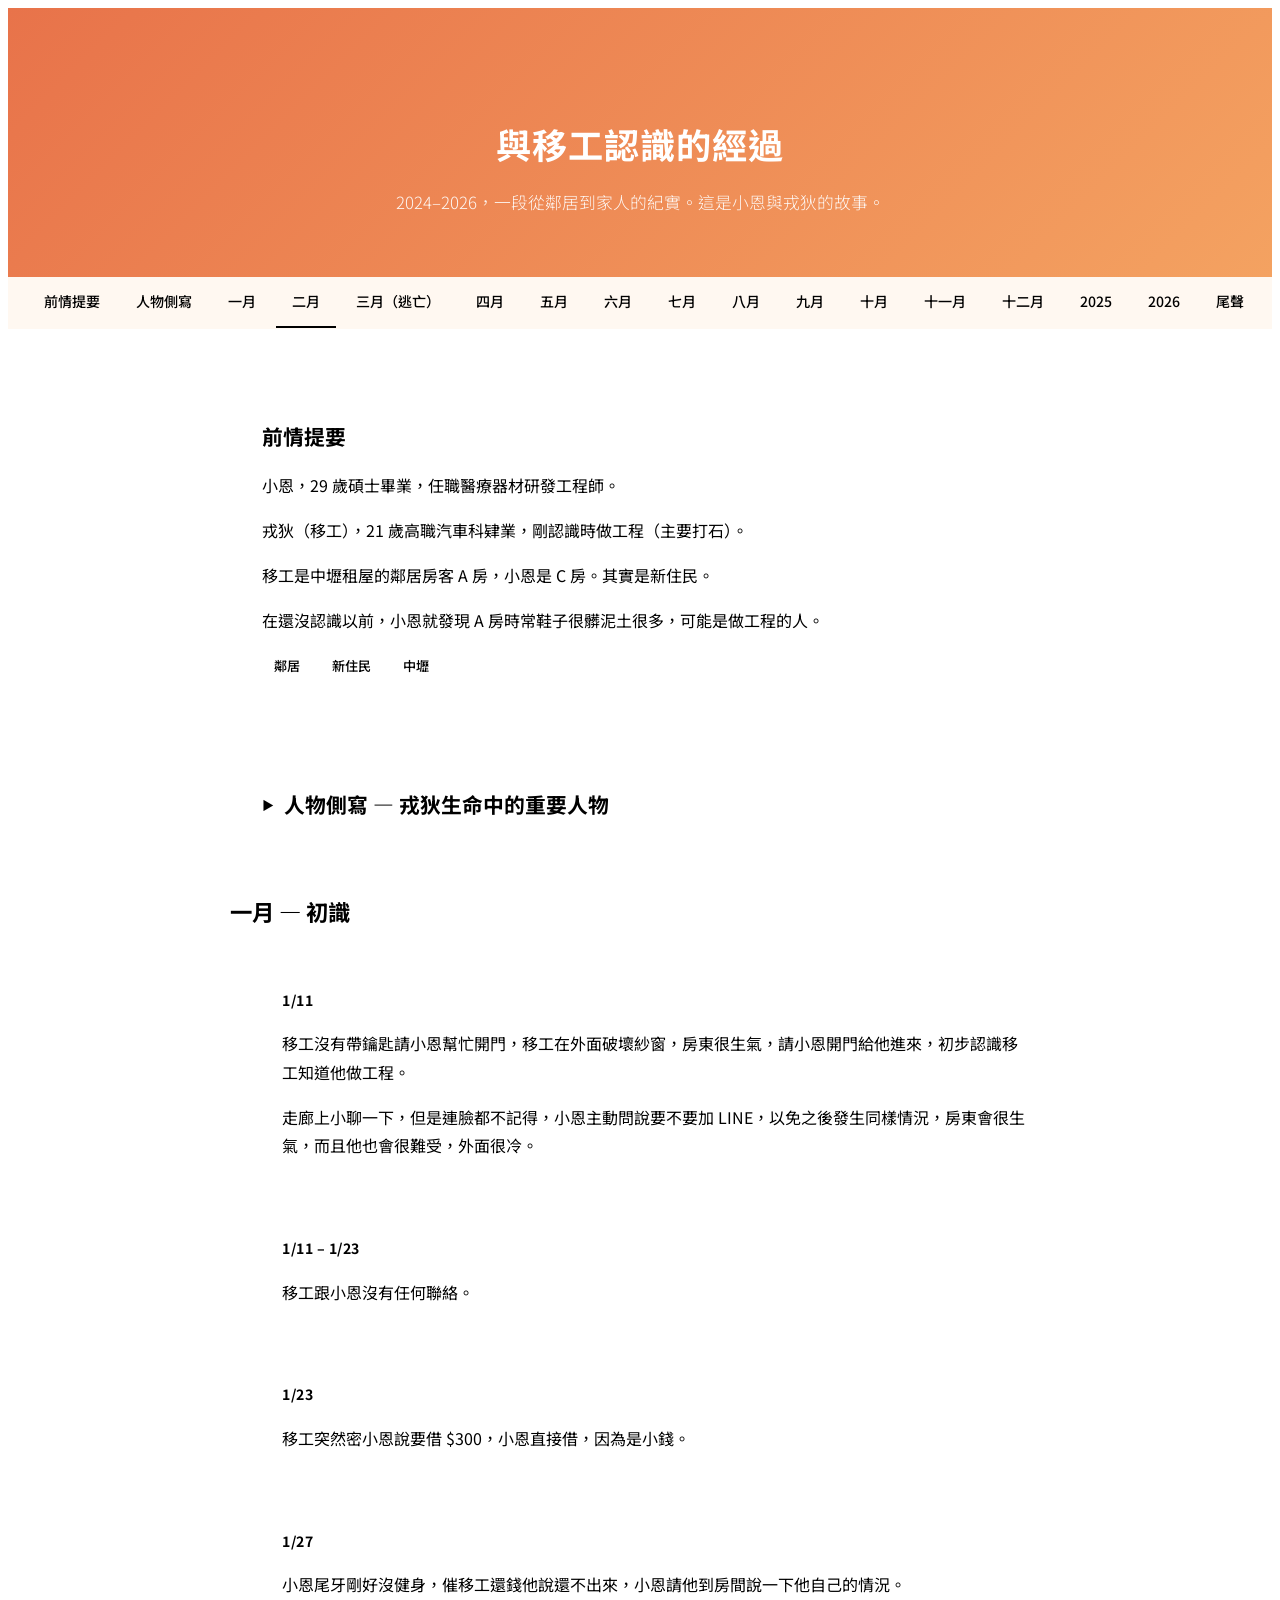
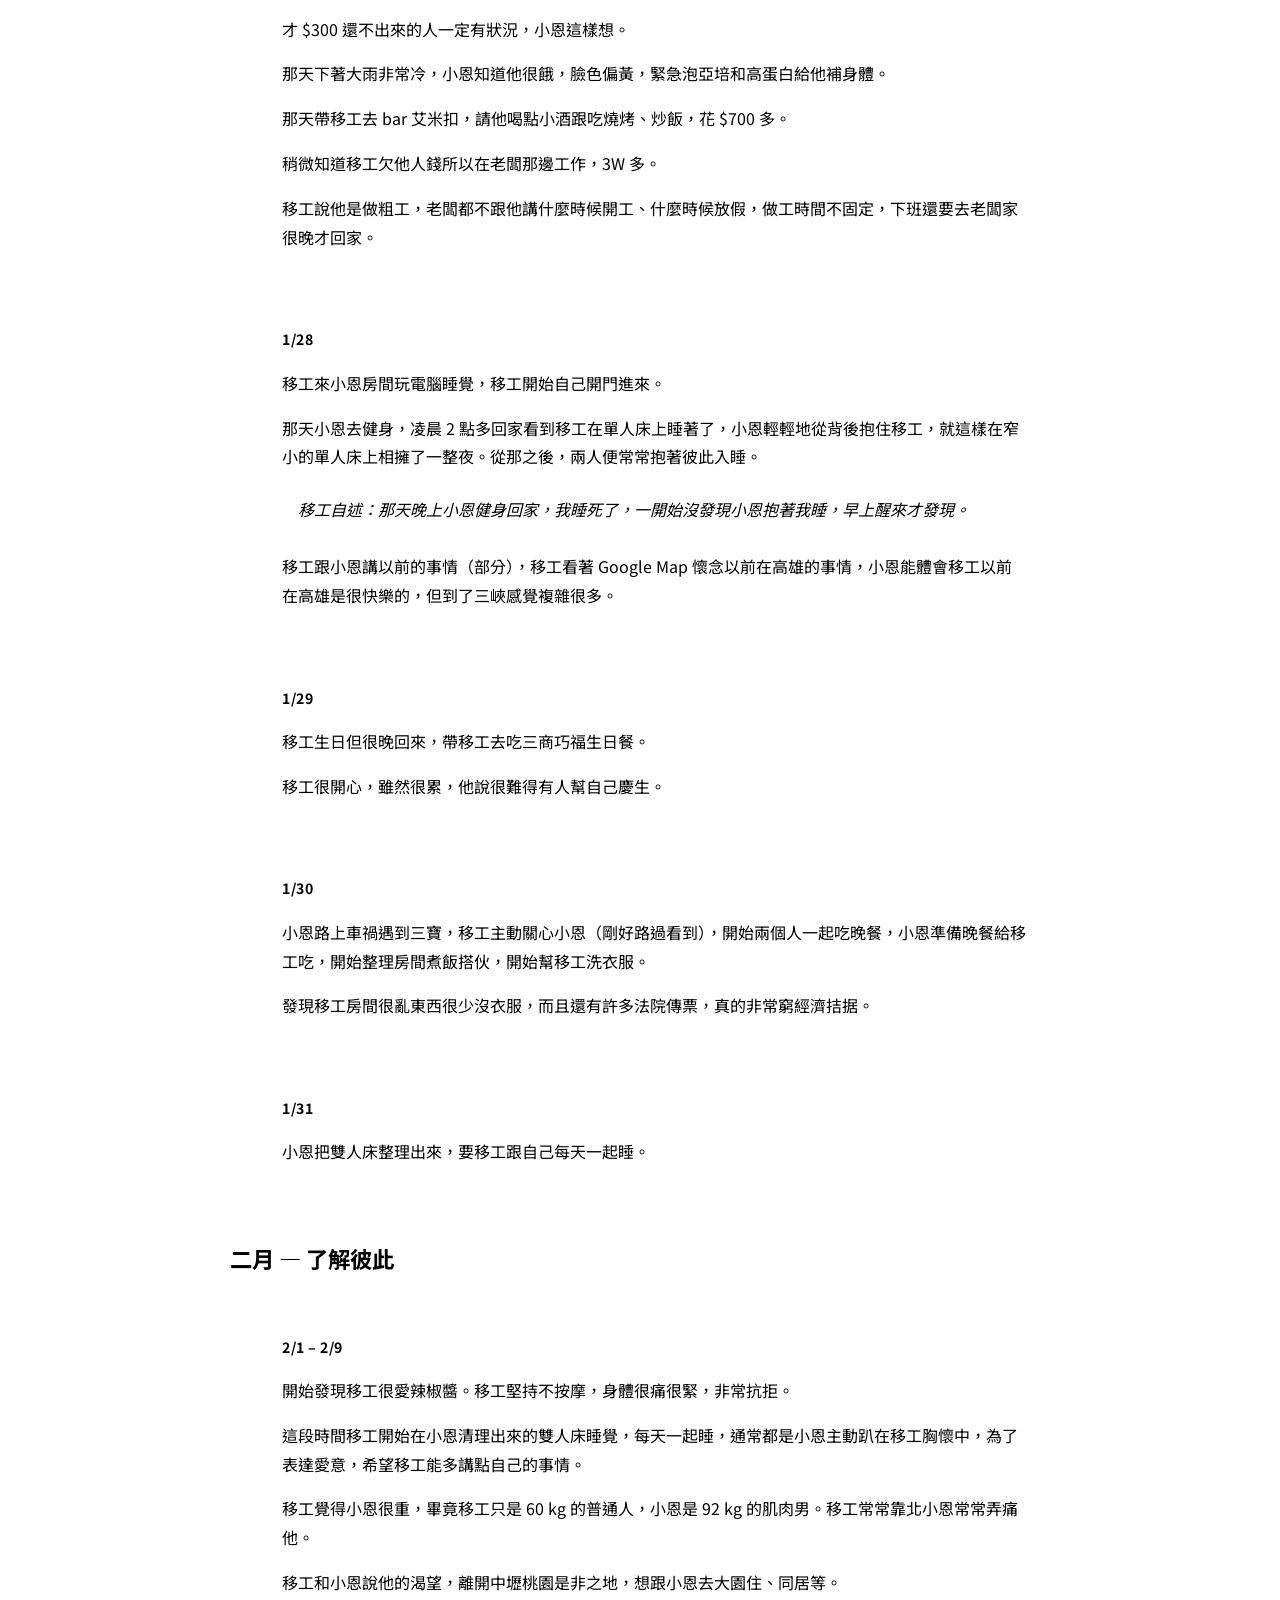
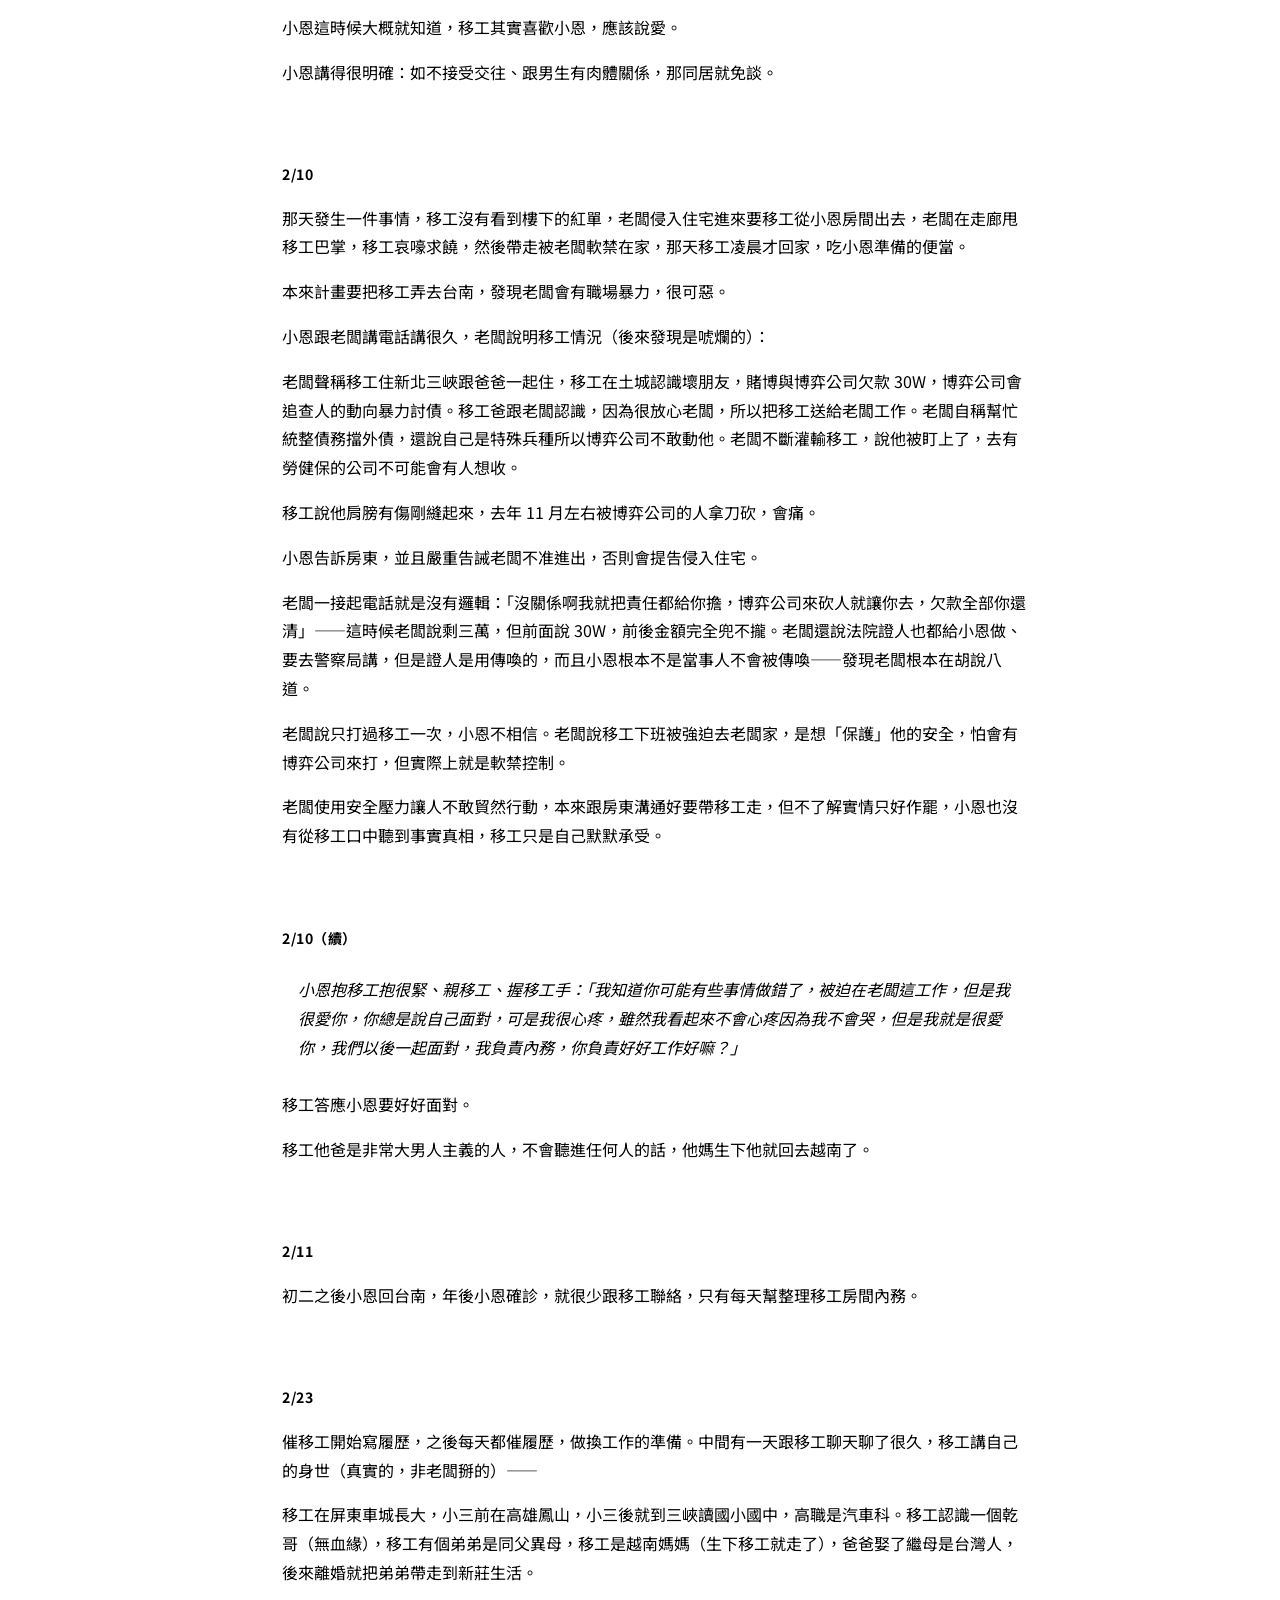
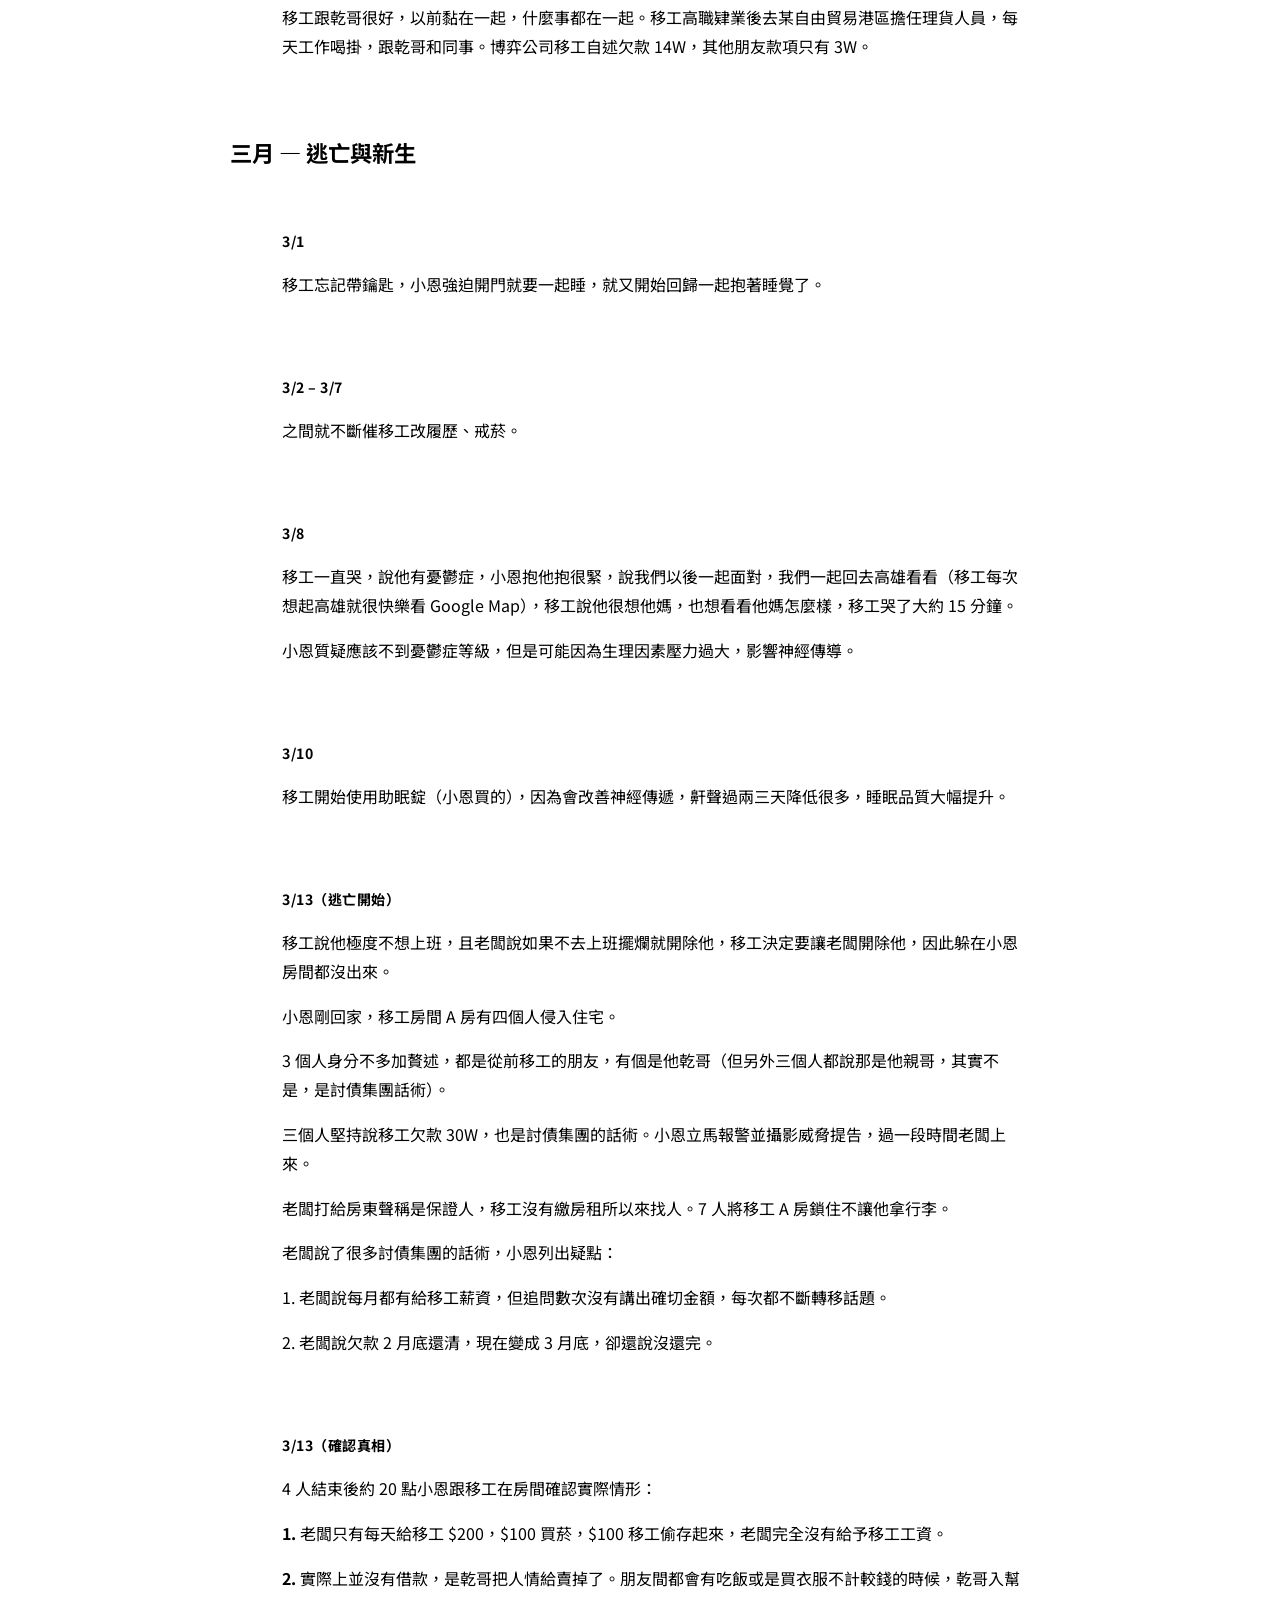
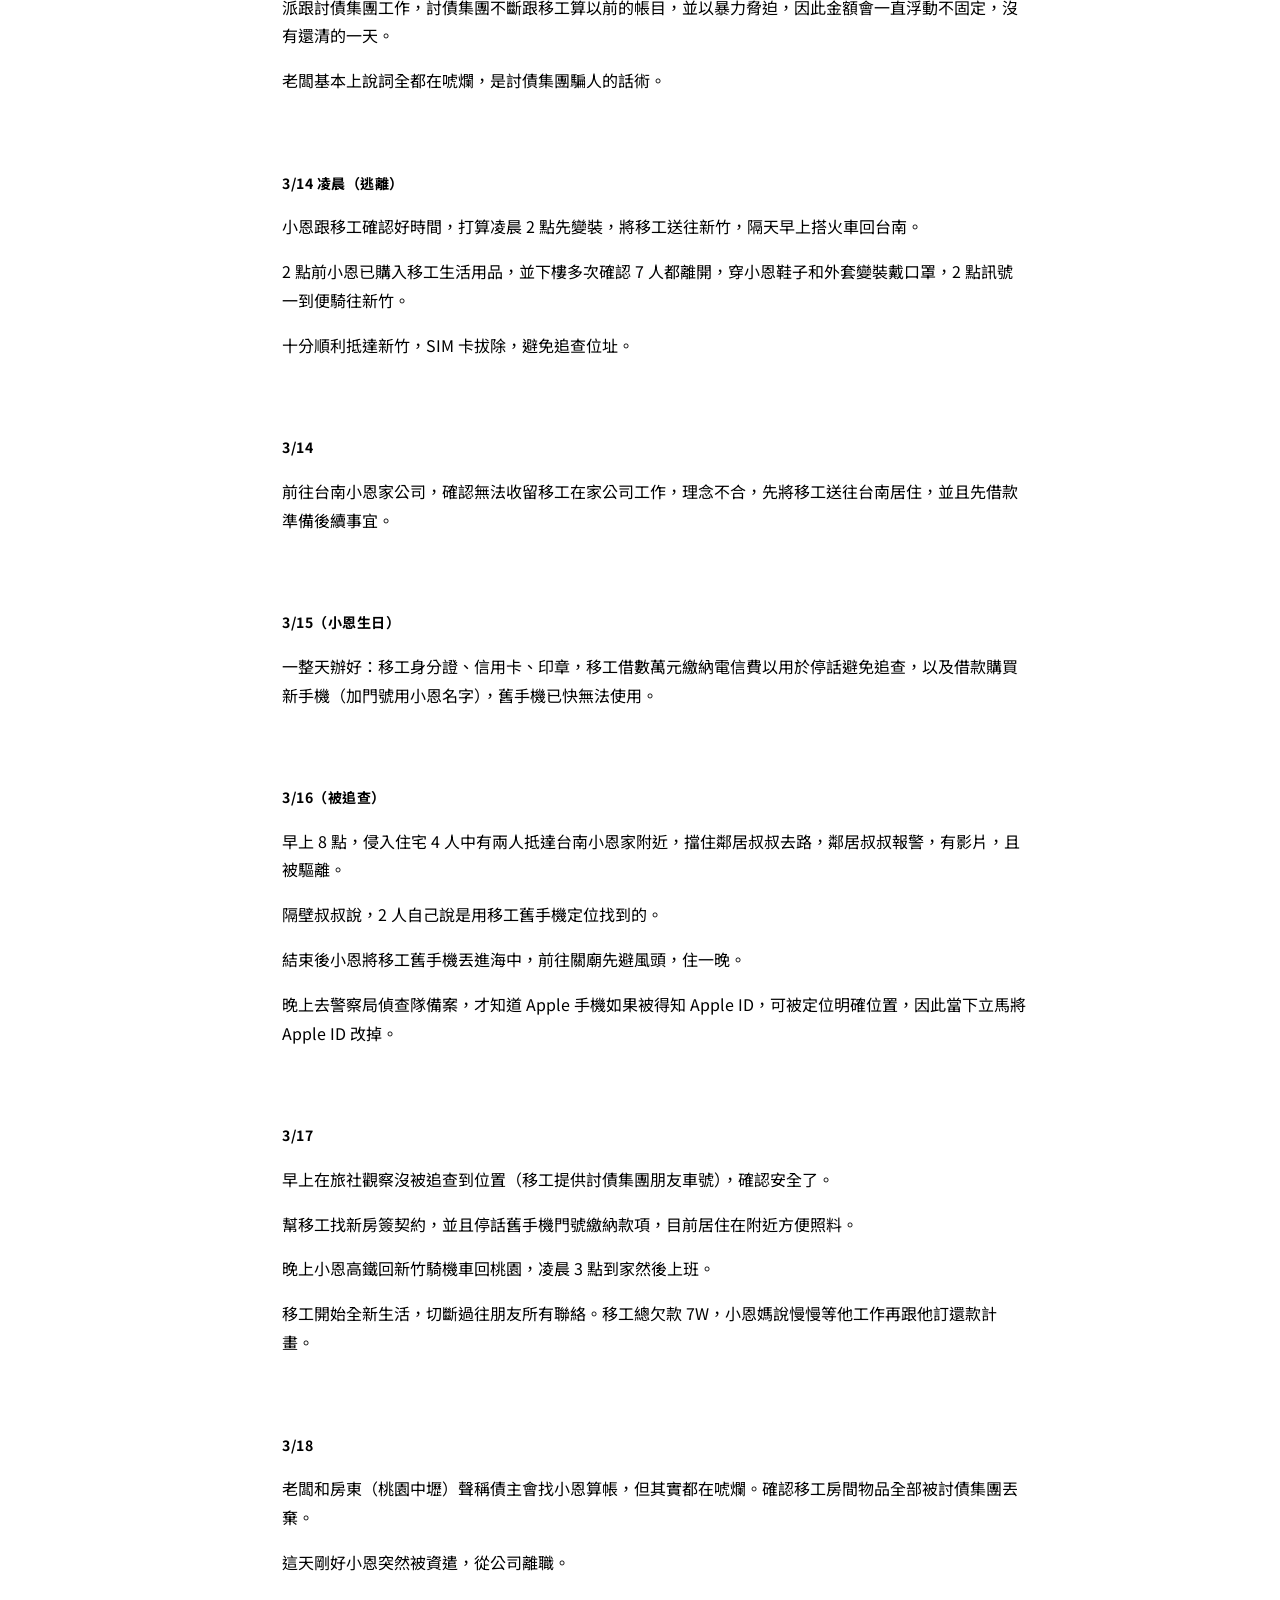
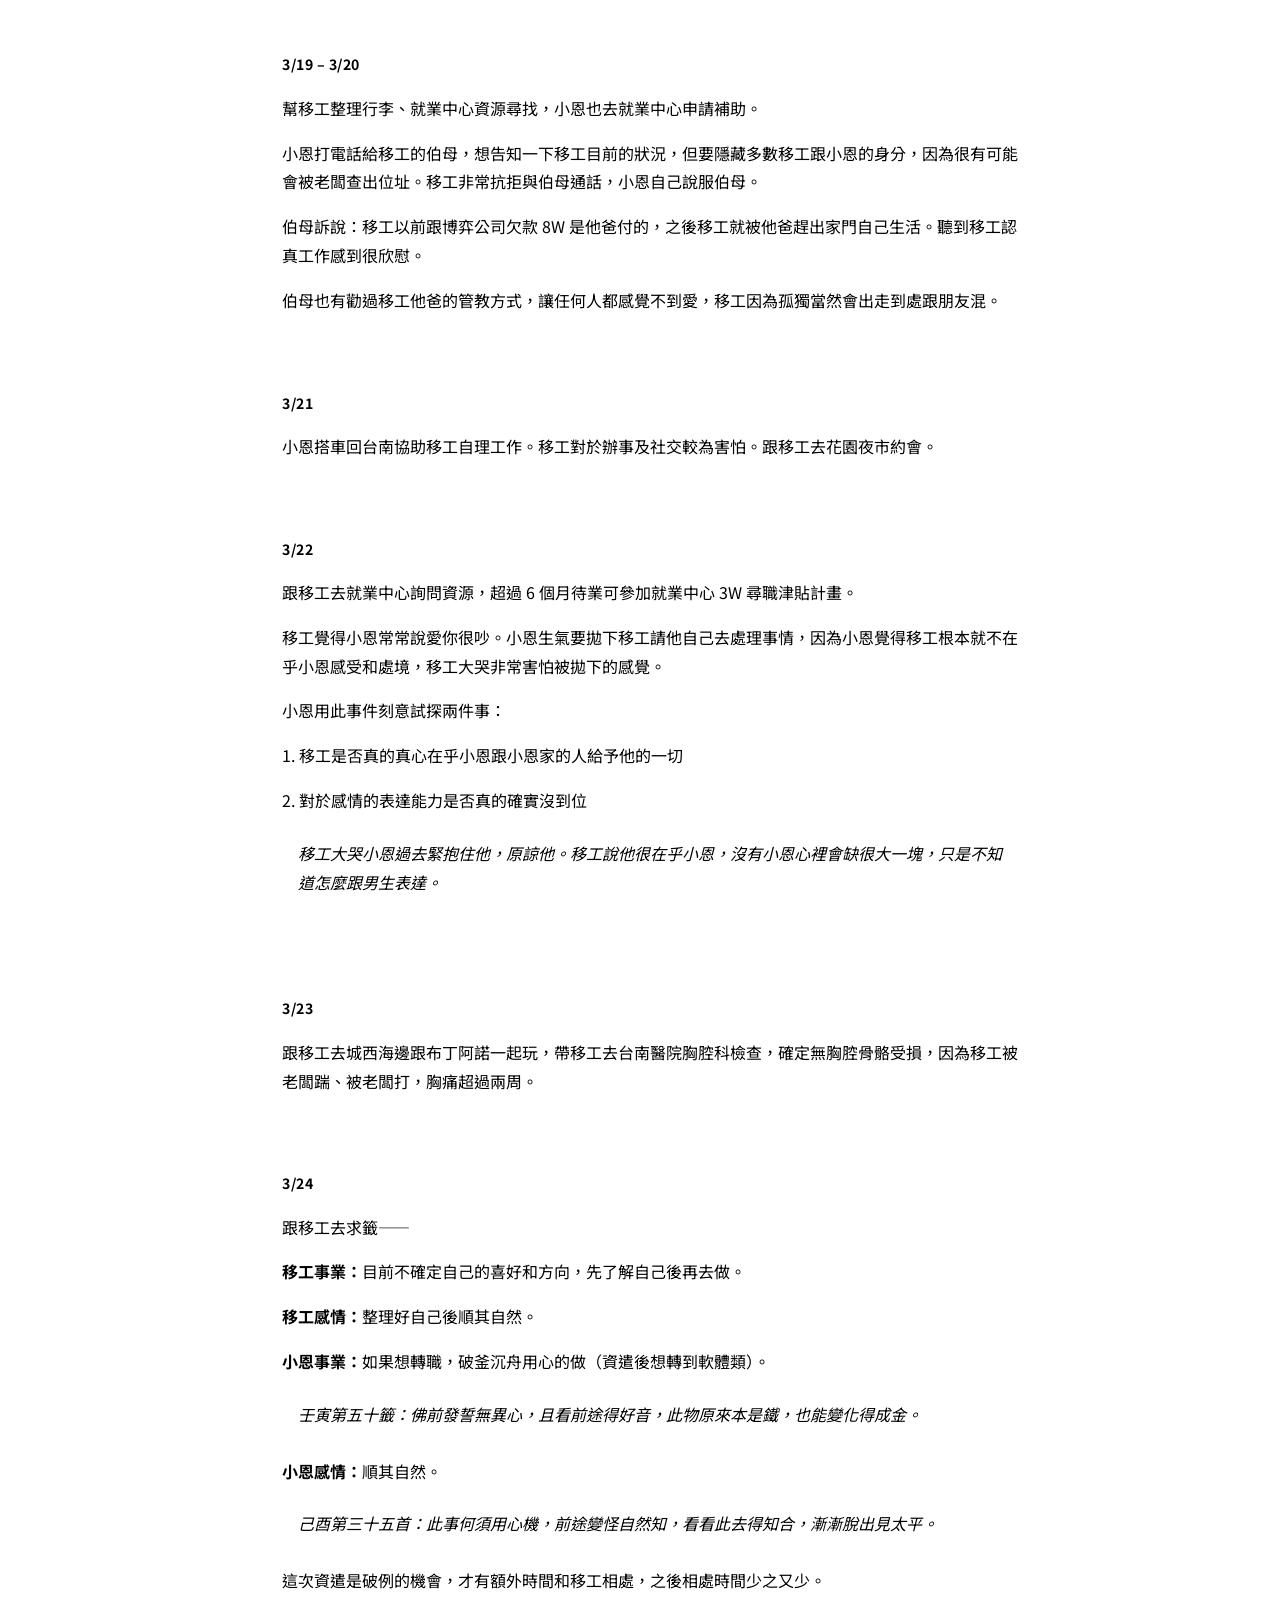
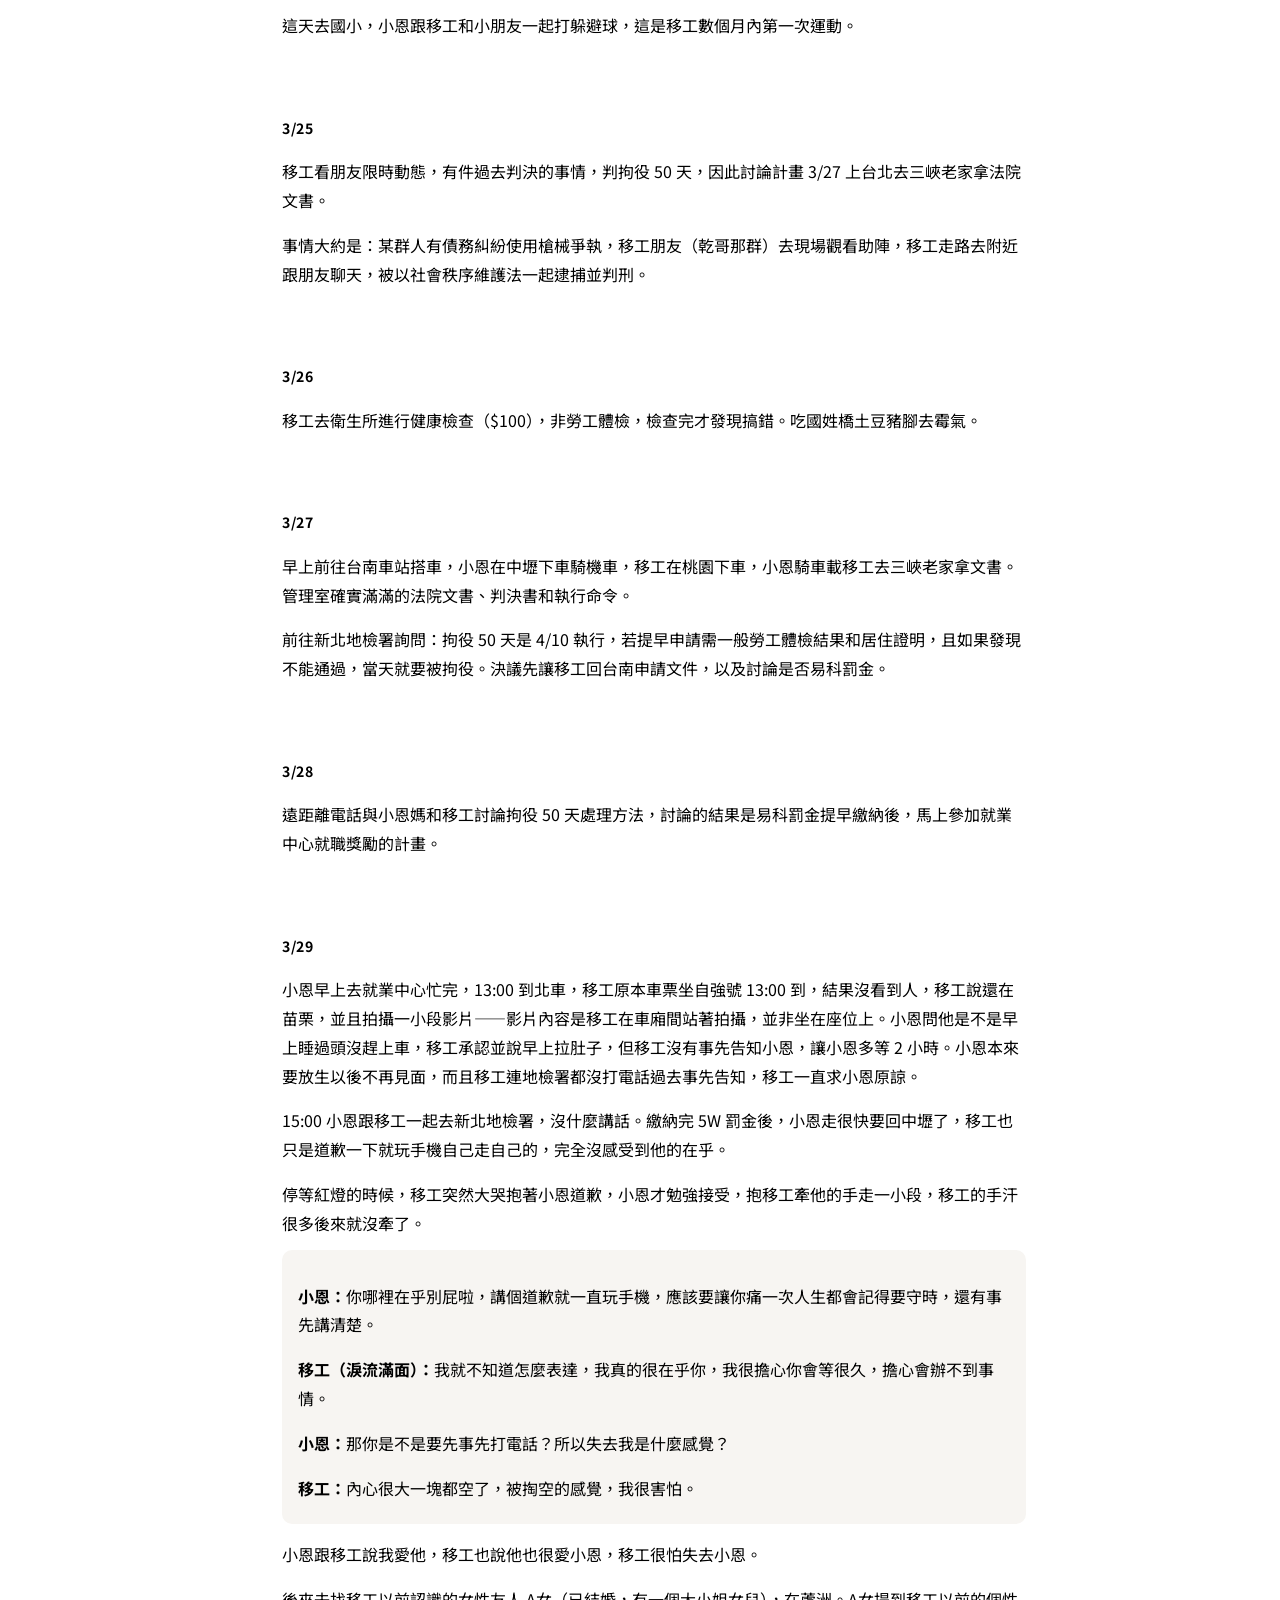
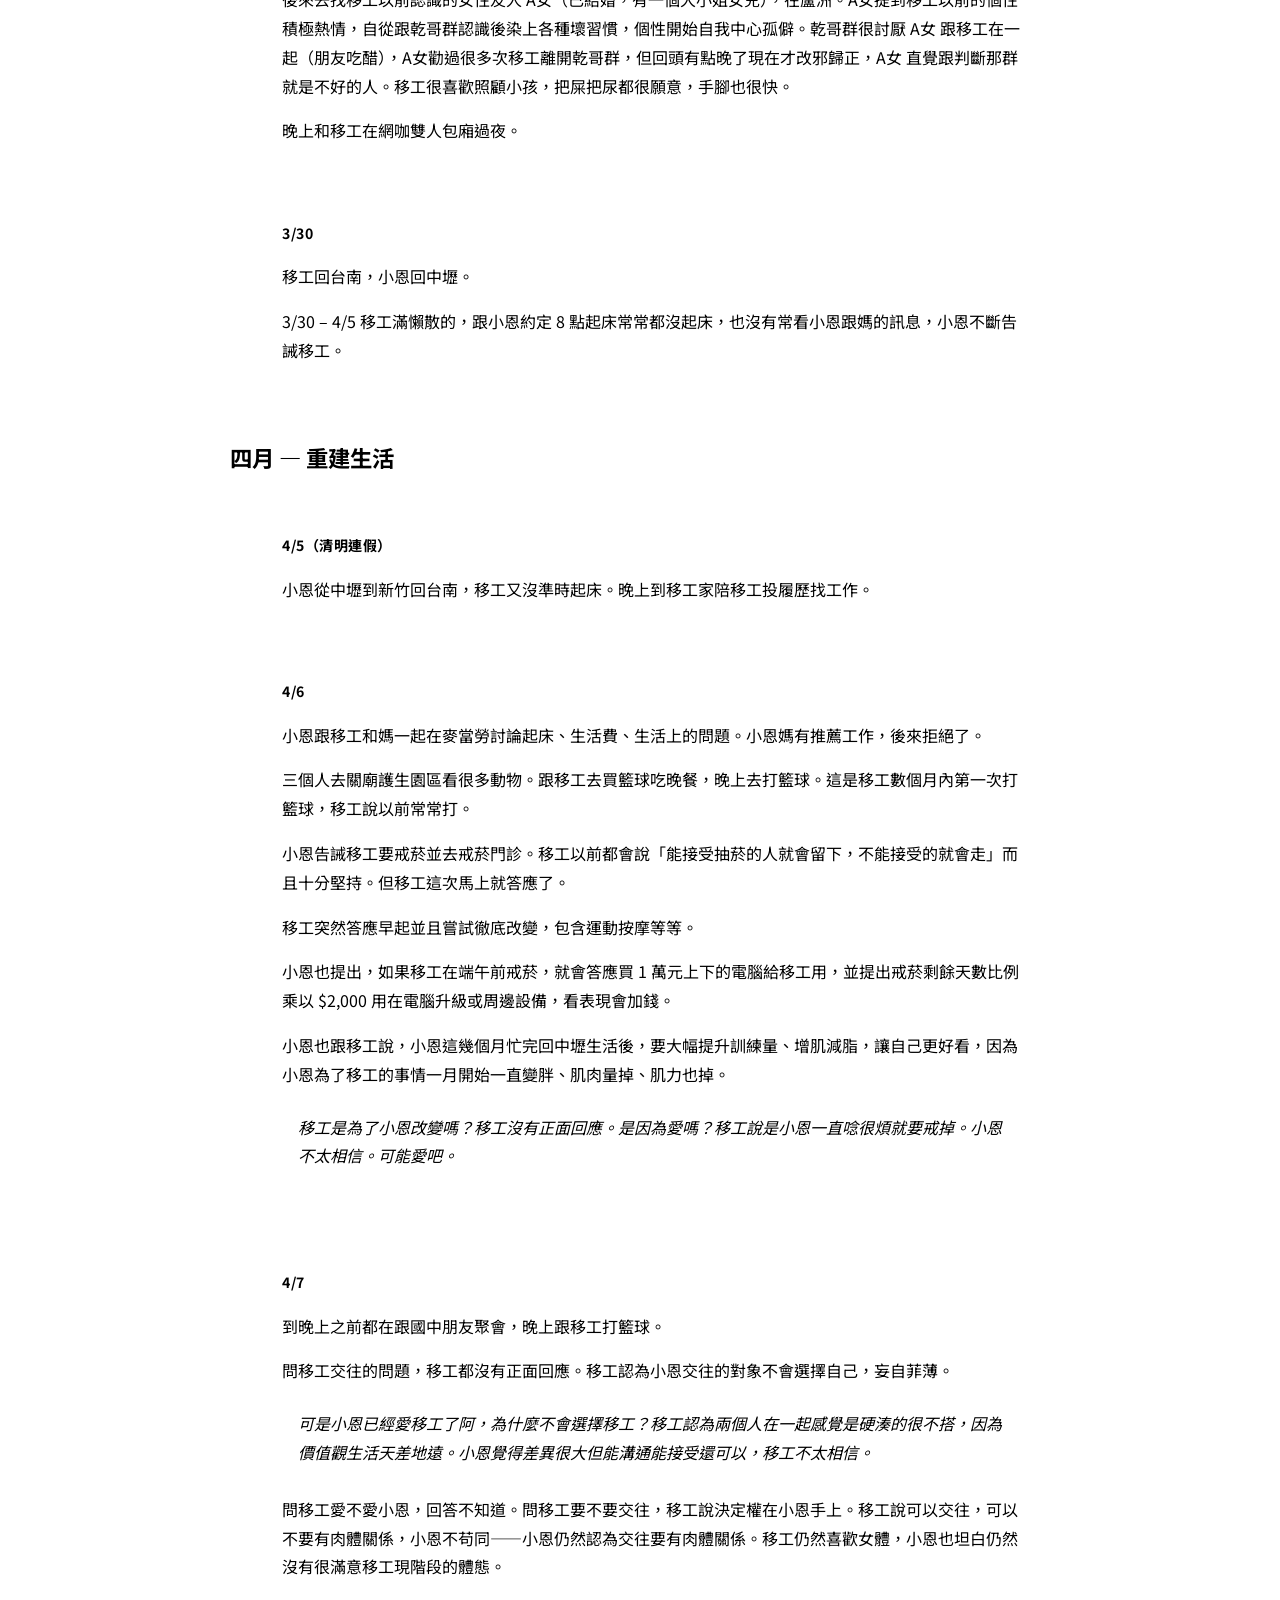
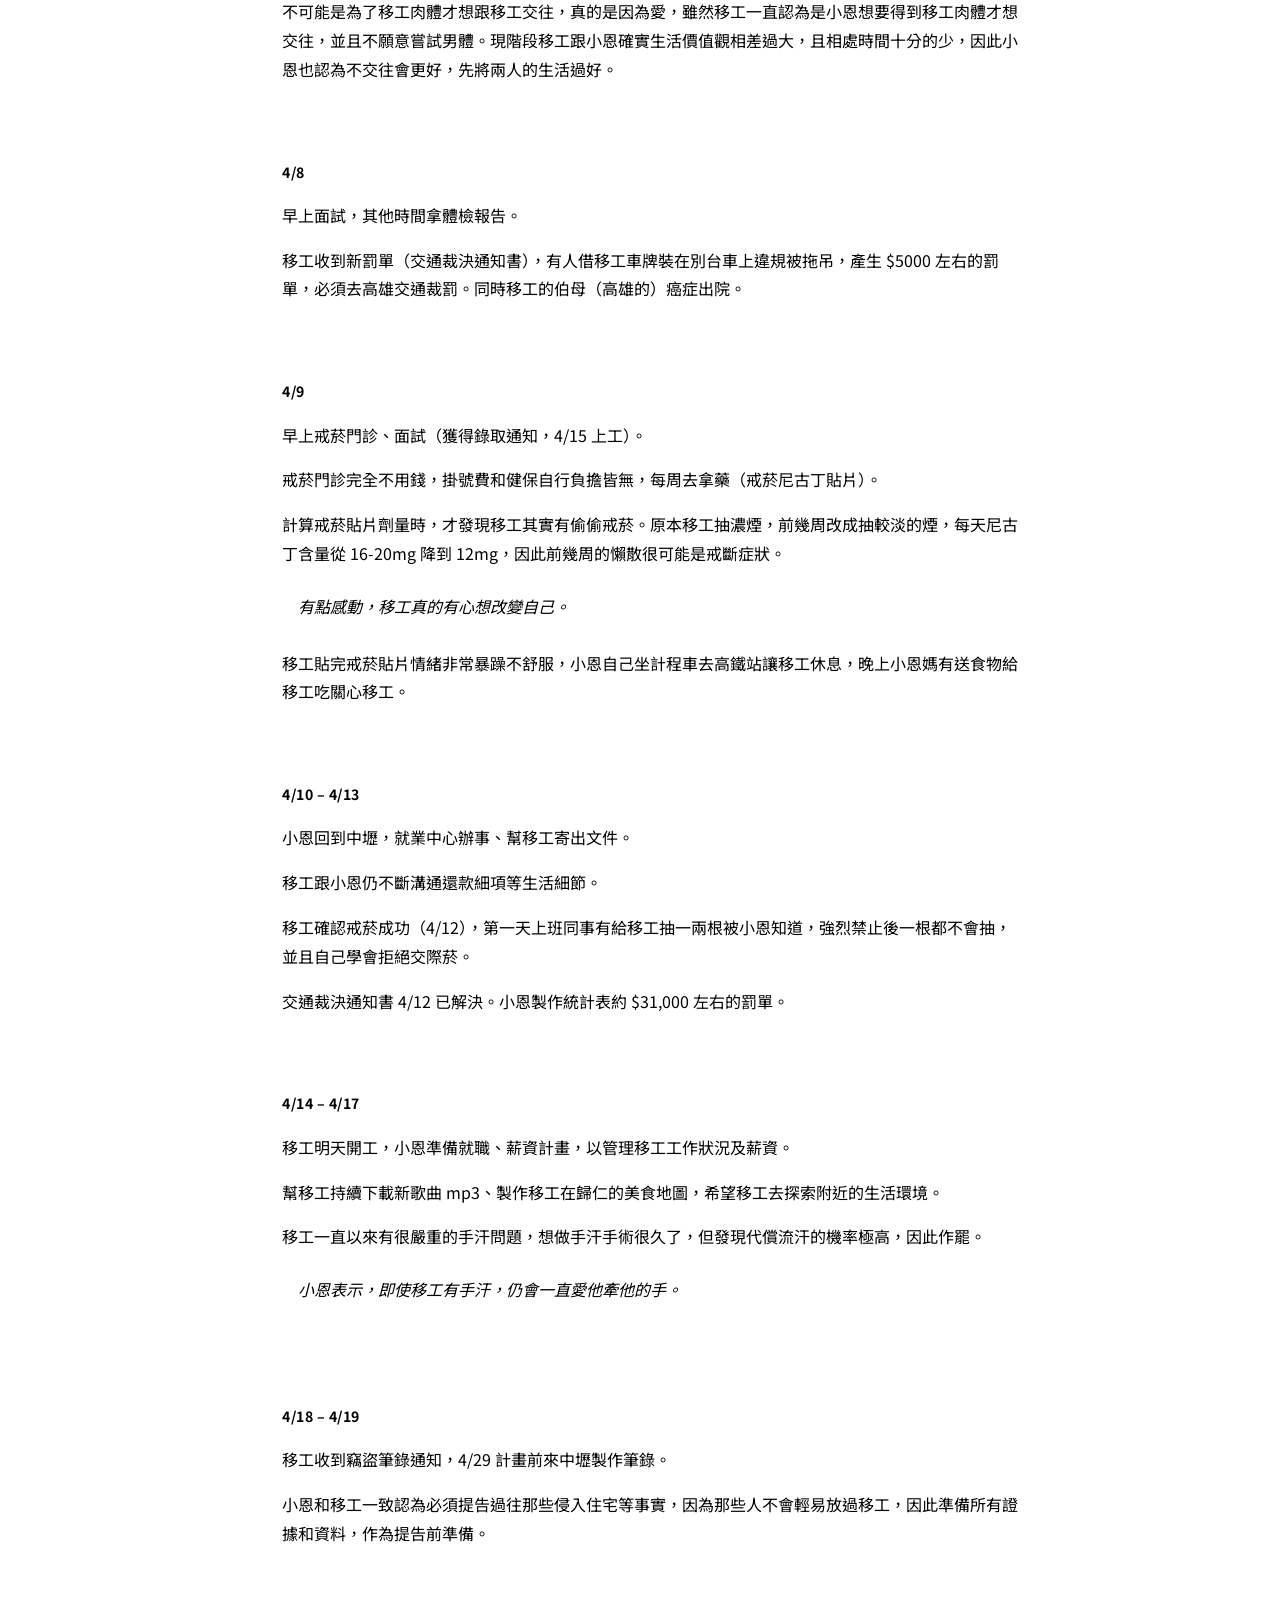
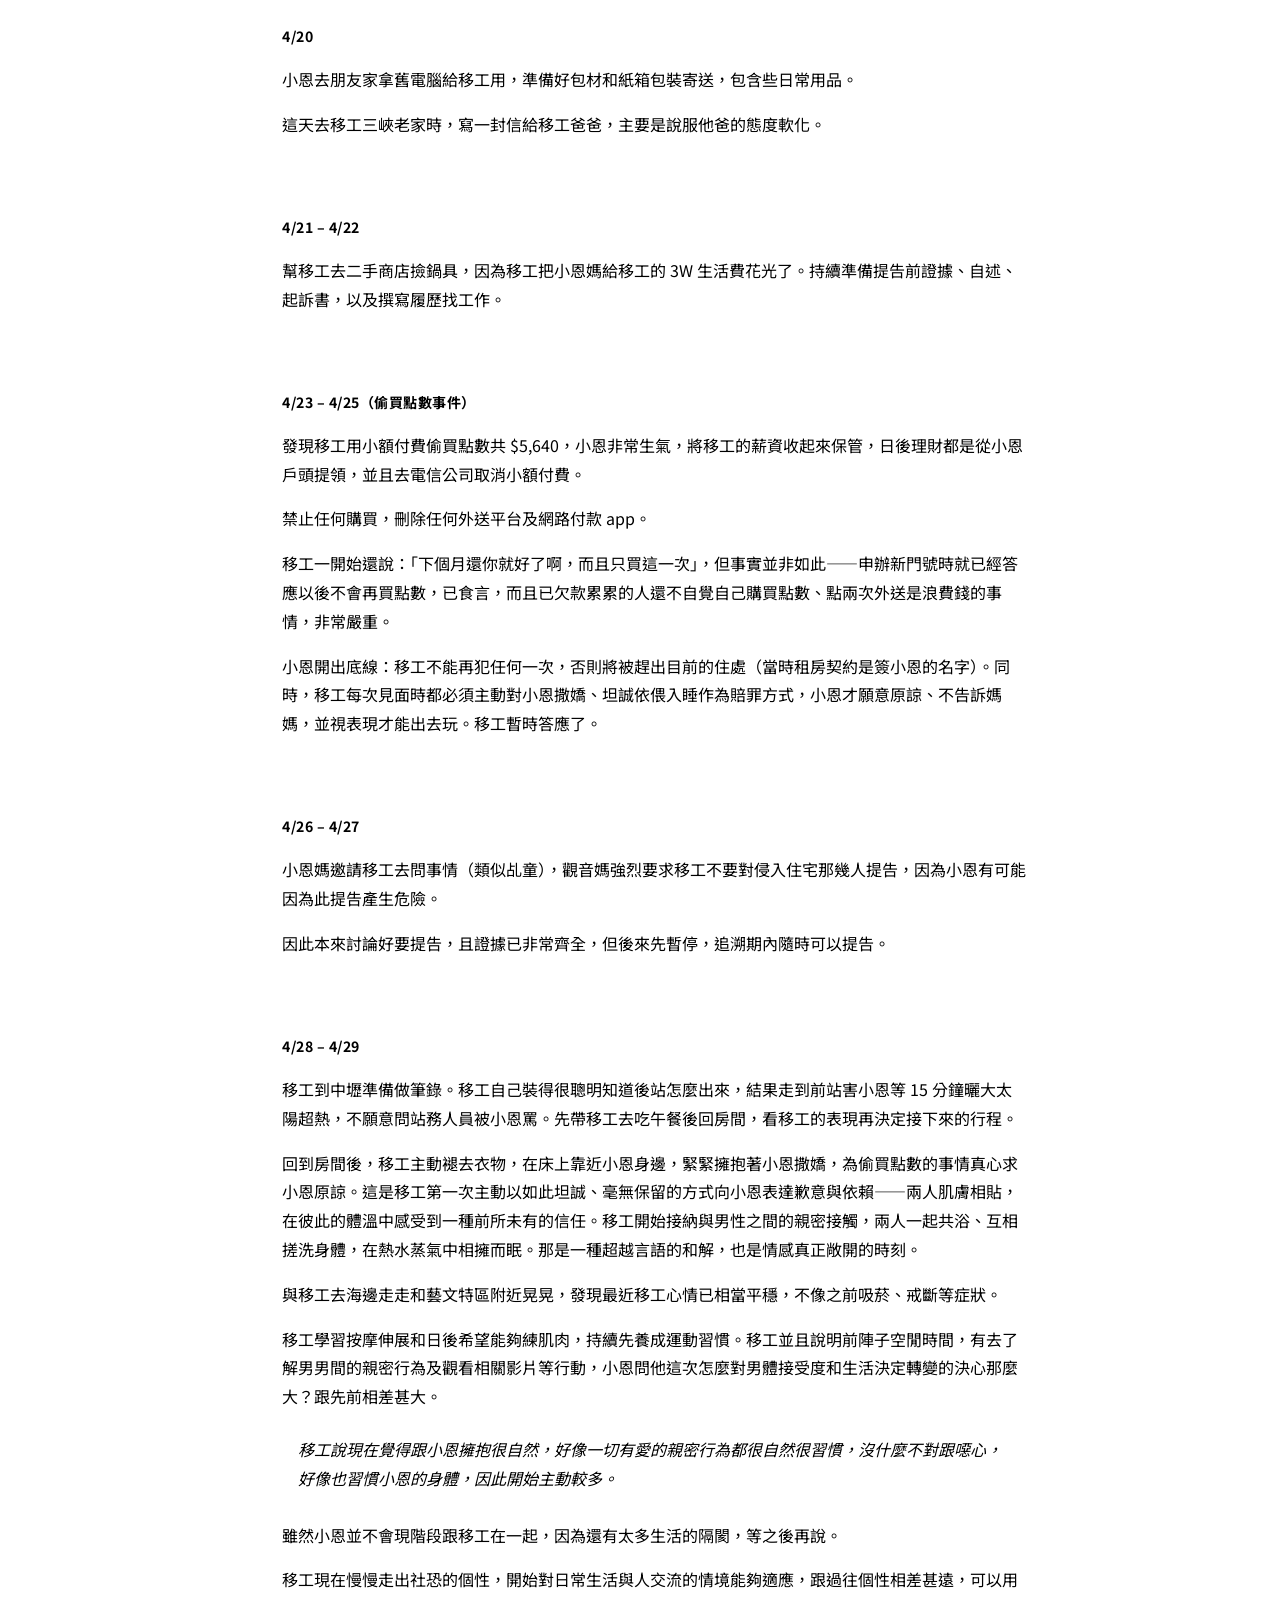
<file: index.html>
<!doctype html>
<html lang="zh-TW">
  <head>
    <meta charset="UTF-8" />
    <meta name="viewport" content="width=device-width, initial-scale=1.0" />
    <title>與移工認識的經過 — 2024–2026 紀實</title>
    <link rel="preconnect" href="https://fonts.googleapis.com" />
    <link rel="preconnect" href="https://fonts.gstatic.com" crossorigin />
    <link
      href="https://fonts.googleapis.com/css2?family=Noto+Sans+TC:wght@300;400;500;700&display=swap"
      rel="stylesheet"
    />
    <link rel="stylesheet" href="css/style.css" />
  </head>
  <body>
    <div class="progress-bar" id="progressBar"></div>

    <header class="hero">
      <h1>與移工認識的經過</h1>
      <p>2024–2026，一段從鄰居到家人的紀實。這是小恩與戎狄的故事。</p>
    </header>

    <nav class="nav-bar" id="nav">
      <a href="#intro">前情提要</a>
      <a href="#profiles">人物側寫</a>
      <a href="#jan">一月</a>
      <a href="#feb">二月</a>
      <a href="#mar">三月（逃亡）</a>
      <a href="#apr">四月</a>
      <a href="#may">五月</a>
      <a href="#jun">六月</a>
      <a href="#jul">七月</a>
      <a href="#aug">八月</a>
      <a href="#sep">九月</a>
      <a href="#oct">十月</a>
      <a href="#nov">十一月</a>
      <a href="#dec">十二月</a>
      <a href="#y2025">2025</a>
      <a href="#y2026">2026</a>
      <a href="#end">尾聲</a>
      <a href="#analysis">心理分析</a>
    </nav>

    <main class="container" id="content">
      <!-- 內容由 JavaScript 動態載入 sections/ 目錄下的 HTML 片段 -->
      <div
        id="loading-indicator"
        style="text-align: center; padding: 60px 20px; color: var(--text-light)"
      >
        <p>載入中⋯⋯</p>
      </div>
      <noscript>
        <div
          style="
            text-align: center;
            padding: 60px 20px;
            color: #c53030;
            background: #fff5f5;
            border-radius: 12px;
          "
        >
          <p>此頁面需要啟用 JavaScript 才能正常顯示內容。</p>
          <p style="font-size: 0.85rem; margin-top: 8px; color: #6b6560">
            請在瀏覽器設定中啟用 JavaScript 後重新整理頁面。
          </p>
        </div>
      </noscript>
    </main>

    <button
      class="back-top"
      id="backTop"
      onclick="window.scrollTo({ top: 0, behavior: 'smooth' })"
    >
      ↑
    </button>

    <script src="js/main.js"></script>
  </body>
</html>
</file>
<file: css/style.css>
﻿        --bg: #fff8f0;
        --card: #ffffff;
        --accent: #e8734a;
        --accent-light: #fff0eb;
        --text: #2d2a26;
        --text-light: #6b6560;
        --border: #f0e6dc;
        --timeline: #e8734a;
        --tag-blue: #e3f0ff;
        --tag-blue-text: #2b6cb0;
        --tag-green: #e6ffed;
        --tag-green-text: #276749;
        --tag-yellow: #fffbe6;
        --tag-yellow-text: #975a16;
        --tag-red: #fff5f5;
        --tag-red-text: #c53030;
        --shadow: 0 2px 12px rgba(0, 0, 0, 0.06);
      }

      * {
        margin: 0;
        padding: 0;
        box-sizing: border-box;
      }

      /* Progress bar */
      .progress-bar {
        position: fixed;
        top: 0;
        left: 0;
        width: 0%;
        height: 4px;
        background: linear-gradient(90deg, #e8734a, #f4a261);
        z-index: 9999;
        transition: width 0.1s linear;
        border-radius: 0 2px 2px 0;
        box-shadow: 0 0 8px rgba(232, 115, 74, 0.5);
      }

      body {
        font-family: 'Noto Sans TC', sans-serif;
        background: var(--bg);
        color: var(--text);
        line-height: 1.8;
        font-size: 16px;
      }

      /* Header */
      .hero {
        background: linear-gradient(135deg, #e8734a 0%, #f4a261 100%);
        color: white;
        padding: 80px 20px 60px;
        text-align: center;
        position: relative;
        overflow: hidden;
      }
      .hero::after {
        content: '';
        position: absolute;
        bottom: -2px;
        left: 0;
        right: 0;
        height: 40px;
        background: var(--bg);
        border-radius: 50% 50% 0 0;
      }
      .hero h1 {
        font-size: 2.2rem;
        font-weight: 700;
        margin-bottom: 12px;
        letter-spacing: 1px;
      }
      .hero p {
        font-size: 1.05rem;
        opacity: 0.92;
        max-width: 600px;
        margin: 0 auto;
        font-weight: 300;
      }

      /* Nav */
      .nav-bar {
        position: sticky;
        top: 0;
        z-index: 100;
        background: rgba(255, 248, 240, 0.92);
        backdrop-filter: blur(12px);
        border-bottom: 1px solid var(--border);
        padding: 0 20px;
        display: flex;
        gap: 4px;
        overflow-x: auto;
        -webkit-overflow-scrolling: touch;
      }
      .nav-bar::-webkit-scrollbar {
        height: 0;
      }
      .nav-bar a {
        padding: 12px 16px;
        text-decoration: none;
        color: var(--text-light);
        font-size: 0.88rem;
        white-space: nowrap;
        border-bottom: 2px solid transparent;
        transition: all 0.2s;
        font-weight: 500;
      }
      .nav-bar a:hover,
      .nav-bar a.active {
        color: var(--accent);
        border-bottom-color: var(--accent);
      }

      /* Container */
      .container {
        max-width: 820px;
        margin: 0 auto;
        padding: 40px 20px 80px;
      }

      /* Intro card */
      .intro-card {
        background: var(--card);
        border-radius: 16px;
        padding: 32px;
        box-shadow: var(--shadow);
        margin-bottom: 48px;
        border-left: 4px solid var(--accent);
      }
      .intro-card h2 {
        font-size: 1.3rem;
        margin-bottom: 16px;
        color: var(--accent);
      }
      .intro-card p {
        color: var(--text-light);
        margin-bottom: 8px;
      }
      .intro-card .tag {
        display: inline-block;
        padding: 4px 12px;
        border-radius: 20px;
        font-size: 0.82rem;
        font-weight: 500;
        margin: 4px 4px 4px 0;
      }
      .tag-blue {
        background: var(--tag-blue);
        color: var(--tag-blue-text);
      }
      .tag-green {
        background: var(--tag-green);
        color: var(--tag-green-text);
      }
      .tag-yellow {
        background: var(--tag-yellow);
        color: var(--tag-yellow-text);
      }
      .tag-red {
        background: var(--tag-red);
        color: var(--tag-red-text);
      }

      /* Section titles */
      .section-title {
        font-size: 1.4rem;
        font-weight: 700;
        color: var(--accent);
        margin: 48px 0 24px;
        padding-bottom: 8px;
        border-bottom: 2px solid var(--border);
        scroll-margin-top: 60px;
      }

      /* Timeline */
      .timeline {
        position: relative;
        padding-left: 28px;
      }
      .timeline::before {
        content: '';
        position: absolute;
        left: 6px;
        top: 0;
        bottom: 0;
        width: 2px;
        background: var(--border);
      }

      .entry {
        position: relative;
        margin-bottom: 28px;
        background: var(--card);
        border-radius: 12px;
        padding: 24px;
        box-shadow: var(--shadow);
        transition: transform 0.2s;
      }
      .entry:hover {
        transform: translateY(-1px);
      }
      .entry::before {
        content: '';
        position: absolute;
        left: -25px;
        top: 28px;
        width: 10px;
        height: 10px;
        border-radius: 50%;
        background: var(--accent);
        border: 2px solid var(--bg);
      }
      .entry.highlight::before {
        width: 14px;
        height: 14px;
        left: -27px;
        top: 26px;
        box-shadow: 0 0 0 4px var(--accent-light);
      }

      .entry-date {
        font-size: 0.88rem;
        font-weight: 700;
        color: var(--accent);
        margin-bottom: 8px;
        letter-spacing: 0.5px;
      }
      .entry-content p {
        margin-bottom: 8px;
        color: var(--text);
      }
      .entry-content p:last-child {
        margin-bottom: 0;
      }

      .redacted {
        background: #333;
        color: #333;
        padding: 0 6px;
        border-radius: 3px;
        cursor: default;
        user-select: none;
        font-size: 0.85rem;
      }
      .redacted:hover {
        color: #999;
      }

      .quote {
        border-left: 3px solid var(--accent);
        padding: 12px 16px;
        margin: 12px 0;
        background: var(--accent-light);
        border-radius: 0 8px 8px 0;
        font-style: italic;
        color: var(--text-light);
      }

      .dialogue {
        background: #f7f5f2;
        padding: 16px;
        border-radius: 10px;
        margin: 12px 0;
      }
      .dialogue p {
        margin-bottom: 6px !important;
      }
      .dialogue strong {
        color: var(--accent);
      }

      /* Contract section */
      .contract {
        background: var(--card);
        border: 2px solid var(--accent);
        border-radius: 12px;
        padding: 24px;
        margin: 24px 0;
      }
      .contract h3 {
        color: var(--accent);
        margin-bottom: 12px;
      }
      .contract ol {
        padding-left: 20px;
      }
      .contract ol li {
        margin-bottom: 10px;
        color: var(--text-light);
      }

      /* Footer */
      .footer {
        text-align: center;
        padding: 40px 20px;
        color: var(--text-light);
        font-size: 0.85rem;
        border-top: 1px solid var(--border);
        margin-top: 60px;
      }

      /* Back to top */
      .back-top {
        position: fixed;
        bottom: 24px;
        right: 24px;
        width: 44px;
        height: 44px;
        border-radius: 50%;
        background: var(--accent);
        color: white;
        border: none;
        cursor: pointer;
        font-size: 1.2rem;
        box-shadow: 0 4px 12px rgba(232, 115, 74, 0.4);
        opacity: 0;
        transition: opacity 0.3s;
        display: flex;
        align-items: center;
        justify-content: center;
      }
      .back-top.show {
        opacity: 1;
      }

      /* Collapsible section */
      .intro-collapsible {
        margin-bottom: 48px;
        scroll-margin-top: 60px;
      }
      .intro-collapsible summary {
        cursor: pointer;
        list-style: none;
        display: flex;
        align-items: center;
        gap: 10px;
        padding: 20px 32px;
        background: var(--card);
        border-radius: 16px 16px 0 0;
        border-left: 4px solid var(--accent);
        box-shadow: var(--shadow);
        font-size: 1.3rem;
        font-weight: 700;
        color: var(--accent);
        user-select: none;
        transition: border-radius 0.2s;
      }
      .intro-collapsible[open] summary {
        border-radius: 16px 16px 0 0;
      }
      .intro-collapsible:not([open]) summary {
        border-radius: 16px;
      }
      .intro-collapsible summary::-webkit-details-marker {
        display: none;
      }
      .intro-collapsible summary::before {
        content: '▶';
        font-size: 0.75rem;
        transition: transform 0.2s;
        display: inline-block;
      }
      .intro-collapsible[open] summary::before {
        transform: rotate(90deg);
      }
      .intro-collapsible .intro-inner {
        background: var(--card);
        border-radius: 0 0 16px 16px;
        padding: 24px 32px 32px;
        border-left: 4px solid var(--accent);
        box-shadow: var(--shadow);
        margin-top: -1px;
      }
      .intro-collapsible .intro-inner p {
        color: var(--text-light);
        margin-bottom: 8px;
      }
      .intro-source-note {
        display: inline-block;
        background: var(--tag-red);
        color: var(--tag-red-text);
        padding: 6px 14px;
        border-radius: 8px;
        font-size: 0.82rem;
        font-weight: 500;
        margin-bottom: 16px;
      }

      /* Profile cards */
      .profile-grid {
        display: grid;
        grid-template-columns: 1fr;
        gap: 20px;
        margin-top: 24px;
      }
      .profile-card {
        background: var(--card);
        border-radius: 14px;
        padding: 24px;
        box-shadow: var(--shadow);
        border-top: 4px solid var(--accent);
        transition: transform 0.2s;
      }
      .profile-card:hover {
        transform: translateY(-2px);
      }
      .profile-card .profile-header {
        display: flex;
        align-items: center;
        gap: 12px;
        margin-bottom: 14px;
      }
      .profile-card .profile-icon {
        font-size: 1.6rem;
        width: 44px;
        height: 44px;
        display: flex;
        align-items: center;
        justify-content: center;
        background: var(--accent-light);
        border-radius: 50%;
      }
      .profile-card .profile-name {
        font-size: 1.1rem;
        font-weight: 700;
        color: var(--accent);
      }
      .profile-card .profile-role {
        font-size: 0.82rem;
        color: var(--text-light);
      }
      .profile-card .profile-body p {
        color: var(--text);
        margin-bottom: 8px;
      }
      .profile-card .profile-body p:last-child {
        margin-bottom: 0;
      }
      .profile-note {
        background: #f7f5f2;
        padding: 12px 16px;
        border-radius: 8px;
        margin-top: 10px;
        font-size: 0.92rem;
        color: var(--text-light);
      }
      .profile-timeline-note {
        display: inline-block;
        padding: 3px 10px;
        border-radius: 16px;
        font-size: 0.78rem;
        font-weight: 500;
        background: var(--tag-yellow);
        color: var(--tag-yellow-text);
        margin-top: 6px;
      }

      /* Analysis section */
      .analysis-section {
        margin-top: 60px;
        padding-top: 48px;
        border-top: 3px dashed var(--border);
        scroll-margin-top: 60px;
      }
      .analysis-badge {
        display: inline-flex;
        align-items: center;
        gap: 6px;
        background: var(--tag-blue);
        color: var(--tag-blue-text);
        padding: 6px 14px;
        border-radius: 20px;
        font-size: 0.82rem;
        font-weight: 500;
        margin-bottom: 20px;
      }
      .analysis-disclaimer {
        background: var(--tag-yellow);
        color: var(--tag-yellow-text);
        padding: 14px 20px;
        border-radius: 10px;
        font-size: 0.85rem;
        margin-bottom: 28px;
        line-height: 1.7;
      }
      .analysis-card {
        background: var(--card);
        border-radius: 14px;
        padding: 28px;
        box-shadow: var(--shadow);
        margin-bottom: 24px;
        border-left: 4px solid #4299e1;
      }
      .analysis-card h3 {
        font-size: 1.1rem;
        font-weight: 700;
        color: #2b6cb0;
        margin-bottom: 16px;
        display: flex;
        align-items: center;
        gap: 8px;
      }
      .analysis-card p {
        color: var(--text);
        margin-bottom: 10px;
      }
      .analysis-table {
        width: 100%;
        border-collapse: separate;
        border-spacing: 0;
        border-radius: 10px;
        overflow: hidden;
        margin: 14px 0;
        font-size: 0.92rem;
      }
      .analysis-table thead th {
        background: #ebf4ff;
        color: #2b6cb0;
        padding: 12px 16px;
        text-align: left;
        font-weight: 600;
        border-bottom: 2px solid #bee3f8;
      }
      .analysis-table tbody td {
        padding: 11px 16px;
        border-bottom: 1px solid var(--border);
        color: var(--text);
        vertical-align: top;
      }
      .analysis-table tbody tr:last-child td {
        border-bottom: none;
      }
      .analysis-table tbody tr:nth-child(even) {
        background: #f7fafc;
      }
      .analysis-table tbody tr:hover {
        background: #ebf8ff;
      }
      .cycle-flow {
        display: flex;
        flex-wrap: wrap;
        gap: 0;
        align-items: center;
        justify-content: center;
        margin: 20px 0;
      }
      .cycle-step {
        background: var(--card);
        border: 2px solid #bee3f8;
        border-radius: 12px;
        padding: 14px 18px;
        text-align: center;
        min-width: 130px;
        max-width: 180px;
        box-shadow: 0 1px 4px rgba(0, 0, 0, 0.05);
      }
      .cycle-step .step-num {
        font-size: 0.72rem;
        font-weight: 700;
        color: #4299e1;
        text-transform: uppercase;
        margin-bottom: 4px;
      }
      .cycle-step .step-title {
        font-weight: 600;
        color: #2d3748;
        font-size: 0.9rem;
        margin-bottom: 3px;
      }
      .cycle-step .step-desc {
        font-size: 0.78rem;
        color: var(--text-light);
      }
      .cycle-arrow {
        font-size: 1.3rem;
        color: #a0aec0;
        padding: 0 4px;
      }
      .prognosis-split {
        display: grid;
        grid-template-columns: 1fr 1fr;
        gap: 16px;
        margin-top: 14px;
      }
      .prognosis-box {
        border-radius: 10px;
        padding: 18px;
        font-size: 0.88rem;
      }
      .prognosis-box.negative {
        background: var(--tag-red);
        border: 1px solid #fed7d7;
      }
      .prognosis-box.negative h4 {
        color: var(--tag-red-text);
        margin-bottom: 8px;
        font-size: 0.92rem;
      }
      .prognosis-box.positive {
        background: var(--tag-green);
        border: 1px solid #c6f6d5;
      }
      .prognosis-box.positive h4 {
        color: var(--tag-green-text);
        margin-bottom: 8px;
        font-size: 0.92rem;
      }
      .prognosis-box ul {
        padding-left: 18px;
        color: var(--text);
      }
      .prognosis-box ul li {
        margin-bottom: 5px;
      }
      .analysis-conclusion {
        background: linear-gradient(135deg, #ebf4ff 0%, #f0fff4 100%);
        border-radius: 14px;
        padding: 28px;
        margin-top: 24px;
        border: 1px solid #bee3f8;
      }
      .analysis-conclusion h3 {
        color: #2b6cb0;
        margin-bottom: 12px;
        font-size: 1.1rem;
      }
      .analysis-conclusion p {
        color: var(--text);
        margin-bottom: 10px;
      }
      .analysis-conclusion p:last-child {
        margin-bottom: 0;
      }
      /* Version toggle */
      .version-toggle {
        display: flex;
        align-items: center;
        justify-content: center;
        gap: 14px;
        margin-bottom: 28px;
        padding: 16px;
        background: var(--card);
        border-radius: 12px;
        box-shadow: var(--shadow);
      }
      .version-toggle-label {
        font-size: 0.88rem;
        font-weight: 600;
        cursor: pointer;
        padding: 8px 18px;
        border-radius: 24px;
        transition: all 0.3s;
        user-select: none;
      }
      .version-toggle-label.neutral {
        color: #2b6cb0;
        background: #ebf4ff;
      }
      .version-toggle-label.savage {
        color: #9b2c2c;
        background: #fff5f5;
      }
      .version-toggle-label.ultimate {
        color: #1a1a2e;
        background: #e2e8f0;
      }
      .version-toggle-label.active.neutral {
        background: #2b6cb0;
        color: white;
        box-shadow: 0 2px 8px rgba(43, 108, 176, 0.3);
      }
      .version-toggle-label.active.savage {
        background: #c53030;
        color: white;
        box-shadow: 0 2px 8px rgba(197, 48, 48, 0.3);
      }
      .version-toggle-label.active.ultimate {
        background: #1a1a2e;
        color: #f6e05e;
        box-shadow: 0 2px 12px rgba(26, 26, 46, 0.5);
      }
      .analysis-card.savage-card {
        border-left-color: #c53030;
      }
      .analysis-card.savage-card h3 {
        color: #9b2c2c;
      }
      .analysis-table.savage-table thead th {
        background: #fff5f5;
        color: #9b2c2c;
        border-bottom-color: #fed7d7;
      }
      .analysis-table.savage-table tbody tr:nth-child(even) {
        background: #fffafa;
      }
      .analysis-table.savage-table tbody tr:hover {
        background: #fff5f5;
      }
      .savage-conclusion {
        background: linear-gradient(135deg, #fff5f5 0%, #fffaf0 100%);
        border-radius: 14px;
        padding: 28px;
        margin-top: 24px;
        border: 1px solid #fed7d7;
      }
      .savage-conclusion h3 {
        color: #9b2c2c;
        margin-bottom: 12px;
        font-size: 1.1rem;
      }
      .savage-conclusion p {
        color: var(--text);
        margin-bottom: 10px;
      }
      .savage-conclusion p:last-child {
        margin-bottom: 0;
      }
      .savage-highlight {
        background: #fff5f5;
        border-left: 3px solid #c53030;
        padding: 12px 16px;
        margin: 12px 0;
        border-radius: 0 8px 8px 0;
        color: #9b2c2c;
        font-weight: 500;
      }
      /* Ultimate savage version */
      .analysis-card.ultimate-card {
        border-left-color: #1a1a2e;
        background: #0f0f1a;
        color: #e2e8f0;
      }
      .analysis-card.ultimate-card h3 {
        color: #f6e05e;
      }
      .analysis-card.ultimate-card p {
        color: #cbd5e0;
      }
      .analysis-table.ultimate-table {
        border: 1px solid #2d3748;
      }
      .analysis-table.ultimate-table thead th {
        background: #1a1a2e;
        color: #f6e05e;
        border-bottom-color: #2d3748;
      }
      .analysis-table.ultimate-table tbody td {
        background: #0f0f1a;
        color: #e2e8f0;
        border-bottom-color: #2d3748;
      }
      .analysis-table.ultimate-table tbody tr:nth-child(even) td {
        background: #1a1a2e;
      }
      .analysis-table.ultimate-table tbody tr:hover td {
        background: #2d3748;
      }
      .ultimate-conclusion {
        background: linear-gradient(135deg, #1a1a2e 0%, #2d1f3d 100%);
        border-radius: 14px;
        padding: 28px;
        margin-top: 24px;
        border: 1px solid #4a3860;
      }
      .ultimate-conclusion h3 {
        color: #f6e05e;
        margin-bottom: 12px;
        font-size: 1.1rem;
      }
      .ultimate-conclusion p {
        color: #e2e8f0;
        margin-bottom: 10px;
      }
      .ultimate-conclusion p:last-child {
        margin-bottom: 0;
      }
      .ultimate-highlight {
        background: #1a1a2e;
        border-left: 3px solid #f6e05e;
        padding: 12px 16px;
        margin: 12px 0;
        border-radius: 0 8px 8px 0;
        color: #f6e05e;
        font-weight: 500;
      }
      .ultimate-highlight strong {
        color: #fc8181;
      }

      @media (max-width: 640px) {
        .prognosis-split {
          grid-template-columns: 1fr;
        }
        .cycle-flow {
          flex-direction: column;
        }
        .cycle-arrow {
          transform: rotate(90deg);
        }
        .analysis-card {
          padding: 20px;
        }
        .version-toggle {
          flex-wrap: wrap;
        }
      }

      /* RWD */
      @media (max-width: 640px) {
        .hero {
          padding: 60px 16px 48px;
        }
        .hero h1 {
          font-size: 1.6rem;
        }
        .hero p {
          font-size: 0.95rem;
        }
        .container {
          padding: 24px 14px 60px;
        }
        .intro-card {
          padding: 20px;
        }
        .entry {
          padding: 18px;
        }
        .section-title {
          font-size: 1.2rem;
        }
        .timeline {
          padding-left: 22px;
        }
        .entry::before {
          left: -19px;
        }
        .entry.highlight::before {
          left: -21px;
        }
      }
</file>
